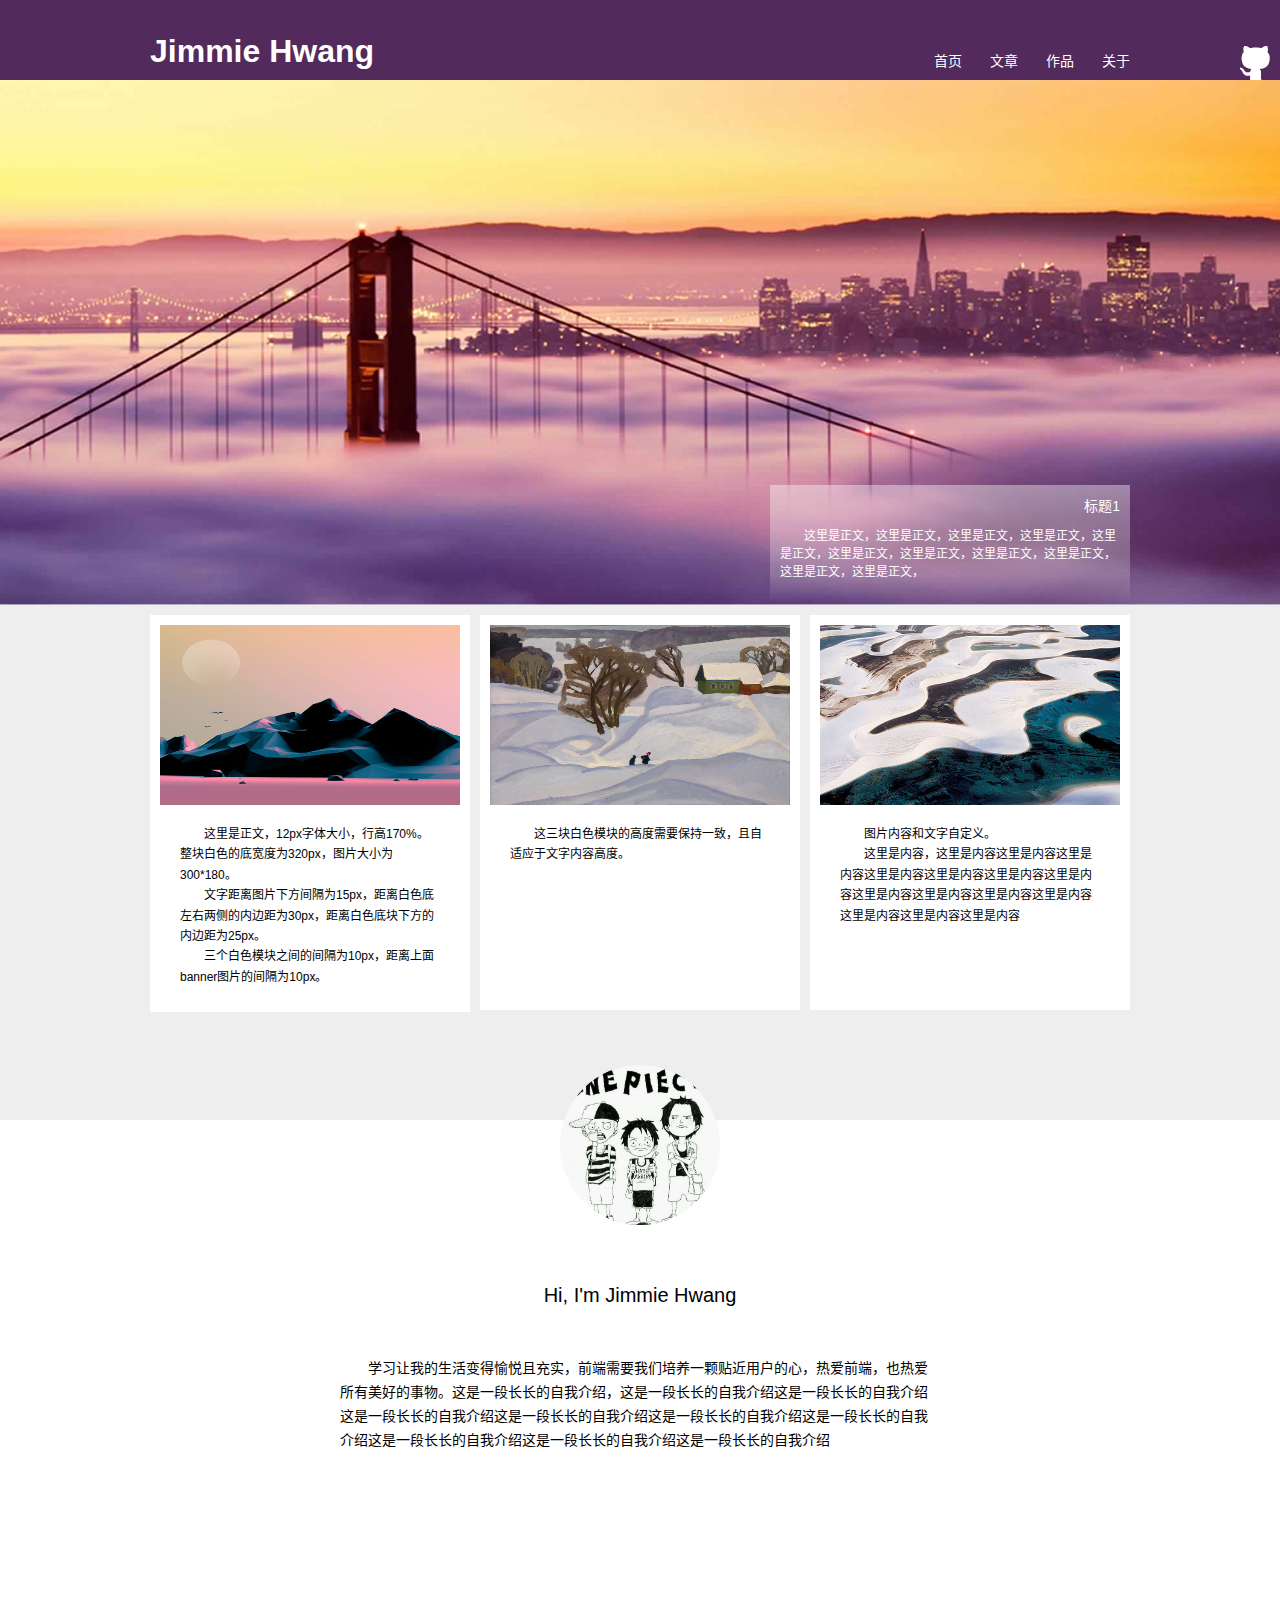
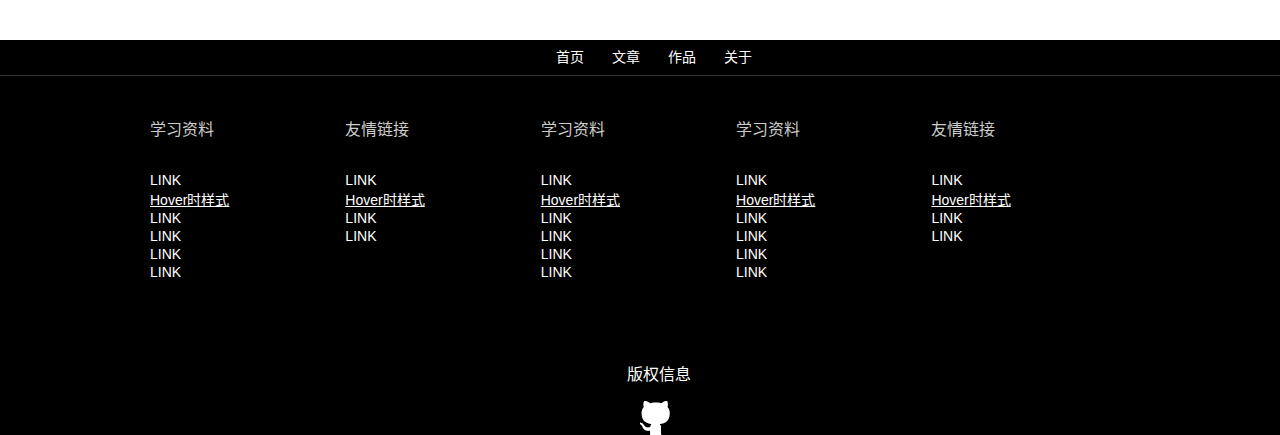
<file: spring/task0001/index.html>
<!--
/**
 * task0001综合任务之首页
 *
 * @author Jimmie Hwang
 * @create 2016/4/15
 * @update 2016/4/19
 */
-->

<!DOCTYPE html>
<html lang="zh-CN">
<head>
  <meta charset="UTF-8">
  <title>task0001综合练习</title>
  <link rel="stylesheet" href="css/style.css">
</head>
<body>

  <article id="home">

    <header>
      <div class="mid">
        <h1>Jimmie Hwang</h1>
        <nav>
          <a href="index.html">首页</a>
          <a href="blog.html">文章</a>
          <a href="gallery.html">作品</a>
          <a href="about.html">关于</a>
        </nav>
      </div>
      <a class="github" href="https://github.com/jimmiehwang">
        <img src="img/icon-github.png" alt="github链接">
      </a>
    </header><!-- header end -->

    <div class="banner">
      <div class="mid">
        <div class="content">
          <h2>标题1</h2>
          <p>这里是正文，这里是正文，这里是正文，这里是正文，这里是正文，这里是正文，这里是正文，这里是正文，这里是正文，这里是正文，这里是正文，</p>
        </div>
      </div>
    </div><!-- banner end -->

    <div class="mid">
      <div class="contain fl">
        <div class="txt fl">
          <img src="img/text1.jpg" alt="text1">
          <p>这里是正文，12px字体大小，行高170%。整块白色的底宽度为320px，图片大小为300*180。</p>
          <p>文字距离图片下方间隔为15px，距离白色底左右两侧的内边距为30px，距离白色底块下方的内边距为25px。</p>
          <p>三个白色模块之间的间隔为10px，距离上面banner图片的间隔为10px。</p>
        </div>
        <div class="txt fl">
          <img src="img/text2.jpg" alt="text2">
          <p>这三块白色模块的高度需要保持一致，且自适应于文字内容高度。</p>
        </div>
        <div class="txt fl mar-r">
          <img src="img/text3.jpg" alt="text3">
          <p>图片内容和文字自定义。</p>
          <p>这里是内容，这里是内容这里是内容这里是内容这里是内容这里是内容这里是内容这里是内容这里是内容这里是内容这里是内容这里是内容这里是内容这里是内容这里是内容</p>
        </div>
      </div>
    </div><!-- contain end -->

    <div class="introduce fl">
      <img class="head" src="img/head.jpg" alt="">
      <h2>Hi, I'm Jimmie Hwang</h2>
      <p>学习让我的生活变得愉悦且充实，前端需要我们培养一颗贴近用户的心，热爱前端，也热爱所有美好的事物。这是一段长长的自我介绍，这是一段长长的自我介绍这是一段长长的自我介绍这是一段长长的自我介绍这是一段长长的自我介绍这是一段长长的自我介绍这是一段长长的自我介绍这是一段长长的自我介绍这是一段长长的自我介绍这是一段长长的自我介绍</p>
    </div><!-- introduce end -->

    <footer class="fl">
      <nav>
        <a href="">首页</a>
        <a href="">文章</a>
        <a href="">作品</a>
        <a href="">关于</a>
      </nav>
      <div class="mid">
        <dl>
          <dt>学习资料</dt>
          <dd><a href="">LINK</a></dd>
          <dd><a class="under" href="">Hover时样式</a></dd>
          <dd><a href="">LINK</a></dd>
          <dd><a href="">LINK</a></dd>
          <dd><a href="">LINK</a></dd>
          <dd><a href="">LINK</a></dd>
        </dl>

        <dl>
          <dt>友情链接</dt>
          <dd><a href="">LINK</a></dd>
          <dd><a class="under" href="">Hover时样式</a></dd>
          <dd><a href="">LINK</a></dd>
          <dd><a href="">LINK</a></dd>
        </dl>

        <dl>
          <dt>学习资料</dt>
          <dd><a href="">LINK</a></dd>
          <dd><a class="under" href="">Hover时样式</a></dd>
          <dd><a href="">LINK</a></dd>
          <dd><a href="">LINK</a></dd>
          <dd><a href="">LINK</a></dd>
          <dd><a href="">LINK</a></dd>
        </dl>

        <dl>
          <dt>学习资料</dt>
          <dd><a href="">LINK</a></dd>
          <dd><a class="under" href="">Hover时样式</a></dd>
          <dd><a href="">LINK</a></dd>
          <dd><a href="">LINK</a></dd>
          <dd><a href="">LINK</a></dd>
          <dd><a href="">LINK</a></dd>
        </dl>

        <dl>
          <dt>友情链接</dt>
          <dd><a href="">LINK</a></dd>
          <dd><a class="under" href="">Hover时样式</a></dd>
          <dd><a href="">LINK</a></dd>
          <dd><a href="">LINK</a></dd>
        </dl>
      </div><!-- mid end -->

      <p>版权信息</p>

      <a href="https://github.com/jimmiehwang">
        <img src="img/icon-github.png" alt="github">
      </a>
    </footer><!-- footer end -->

  </article>
</body>
</html>
</file>
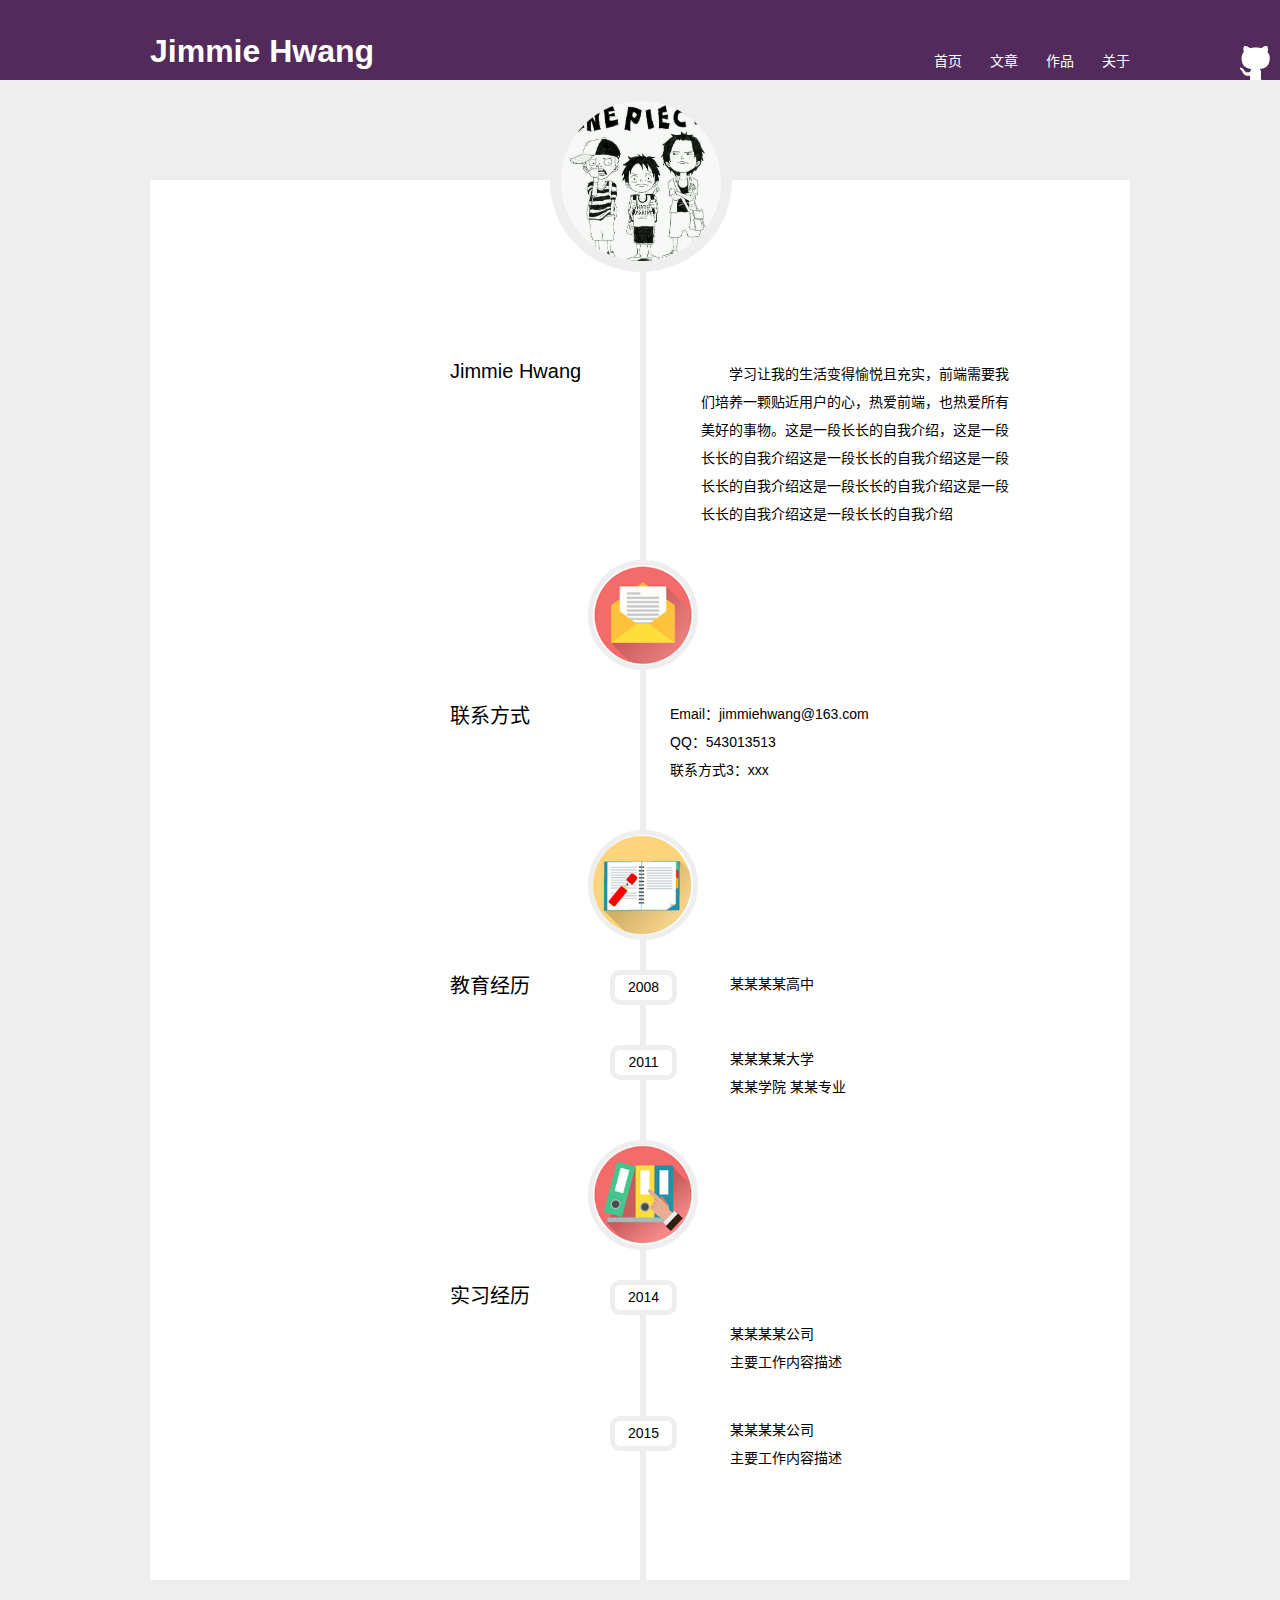
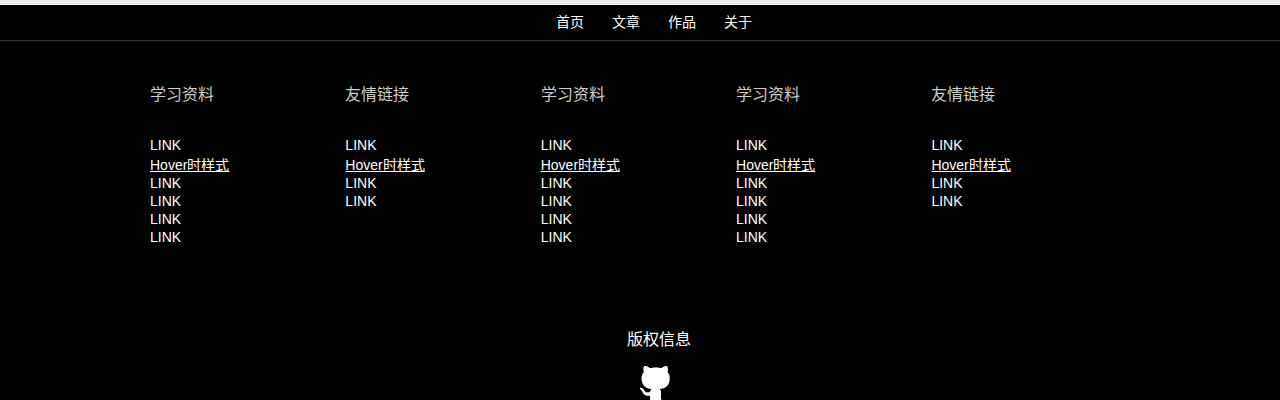
<file: spring/task0001/about.html>
<!--
/**
 * task0001综合任务之about
 *
 * @author Jimmie Hwang
 * @create 2016/4/20
 *
 */
-->

<!DOCTYPE html>
<html lang="zh-CN">
<head>
  <meta charset="UTF-8">
  <title>About</title>
  <link rel="stylesheet" href="css/style.css">
</head>
<body>
  <article id="about">
    <header>
      <div class="mid">
        <h1>Jimmie Hwang</h1>
        <nav>
          <a href="index.html">首页</a>
          <a href="blog.html">文章</a>
          <a href="gallery.html">作品</a>
          <a href="about.html">关于</a>
        </nav>
      </div>
      <a class="github" href="https://github.com/jimmiehwang">
        <img src="img/icon-github.png" alt="github链接">
      </a>
    </header><!-- header end -->

    <div class="mid">
      <div class="wrap">
        <div class="axle cen"></div>
        <img class="head cen" src="img/head.jpg" alt="head">
        <div class="txt">
          <div class="name">
            <p class="fl big">Jimmie Hwang</p>
            <p class="fl right">学习让我的生活变得愉悦且充实，前端需要我们培养一颗贴近用户的心，热爱前端，也热爱所有美好的事物。这是一段长长的自我介绍，这是一段长长的自我介绍这是一段长长的自我介绍这是一段长长的自我介绍这是一段长长的自我介绍这是一段长长的自我介绍这是一段长长的自我介绍</p>
          </div>
          <div class="contact">
            <img src="img/contact.jpg" alt="联系">
            <p class="fl big">联系方式</p>
            <p class="fl right">
              Email：jimmiehwang@163.com <br>
              QQ：543013513 <br>
              联系方式3：xxx
            </p>
          </div>
          <div class="education">
            <img src="img/education.jpg" alt="教育经历">
            <p class="fl big">教育经历</p>
            <div class="fl year">2008</div>
            <p class="fl right">某某某某高中</p>
            <div class="fl year next clear">2011</div>
            <p class="fl next right ">某某某某大学<br>某某学院 某某专业</p>
          </div>
          <div class="practice">
            <img src="img/practice.jpg" alt="实习经历">
            <p class="fl big">实习经历</p>
            <div class="fl year">2014</div>
            <p class="fl next right ">某某某某公司<br>主要工作内容描述</p>
            <div class="fl year next clear">2015</div>
            <p class="fl next right ">某某某某公司<br>主要工作内容描述</p>
          </div>
        </div><!-- txt end -->
      </div><!-- wrap end -->
    </div><!-- mid end -->

    <footer class="fl">
      <nav>
        <a href="">首页</a>
        <a href="">文章</a>
        <a href="">作品</a>
        <a href="">关于</a>
      </nav>
      <div class="mid">
        <dl>
          <dt>学习资料</dt>
          <dd><a href="">LINK</a></dd>
          <dd><a class="under" href="">Hover时样式</a></dd>
          <dd><a href="">LINK</a></dd>
          <dd><a href="">LINK</a></dd>
          <dd><a href="">LINK</a></dd>
          <dd><a href="">LINK</a></dd>
        </dl>

        <dl>
          <dt>友情链接</dt>
          <dd><a href="">LINK</a></dd>
          <dd><a class="under" href="">Hover时样式</a></dd>
          <dd><a href="">LINK</a></dd>
          <dd><a href="">LINK</a></dd>
        </dl>

        <dl>
          <dt>学习资料</dt>
          <dd><a href="">LINK</a></dd>
          <dd><a class="under" href="">Hover时样式</a></dd>
          <dd><a href="">LINK</a></dd>
          <dd><a href="">LINK</a></dd>
          <dd><a href="">LINK</a></dd>
          <dd><a href="">LINK</a></dd>
        </dl>

        <dl>
          <dt>学习资料</dt>
          <dd><a href="">LINK</a></dd>
          <dd><a class="under" href="">Hover时样式</a></dd>
          <dd><a href="">LINK</a></dd>
          <dd><a href="">LINK</a></dd>
          <dd><a href="">LINK</a></dd>
          <dd><a href="">LINK</a></dd>
        </dl>

        <dl>
          <dt>友情链接</dt>
          <dd><a href="">LINK</a></dd>
          <dd><a class="under" href="">Hover时样式</a></dd>
          <dd><a href="">LINK</a></dd>
          <dd><a href="">LINK</a></dd>
        </dl>
      </div><!-- mid end -->

      <p>版权信息</p>

      <a href="https://github.com/jimmiehwang">
        <img src="img/icon-github.png" alt="github">
      </a>
    </footer><!-- footer end -->


  </article>
</body>
</html>
</file>
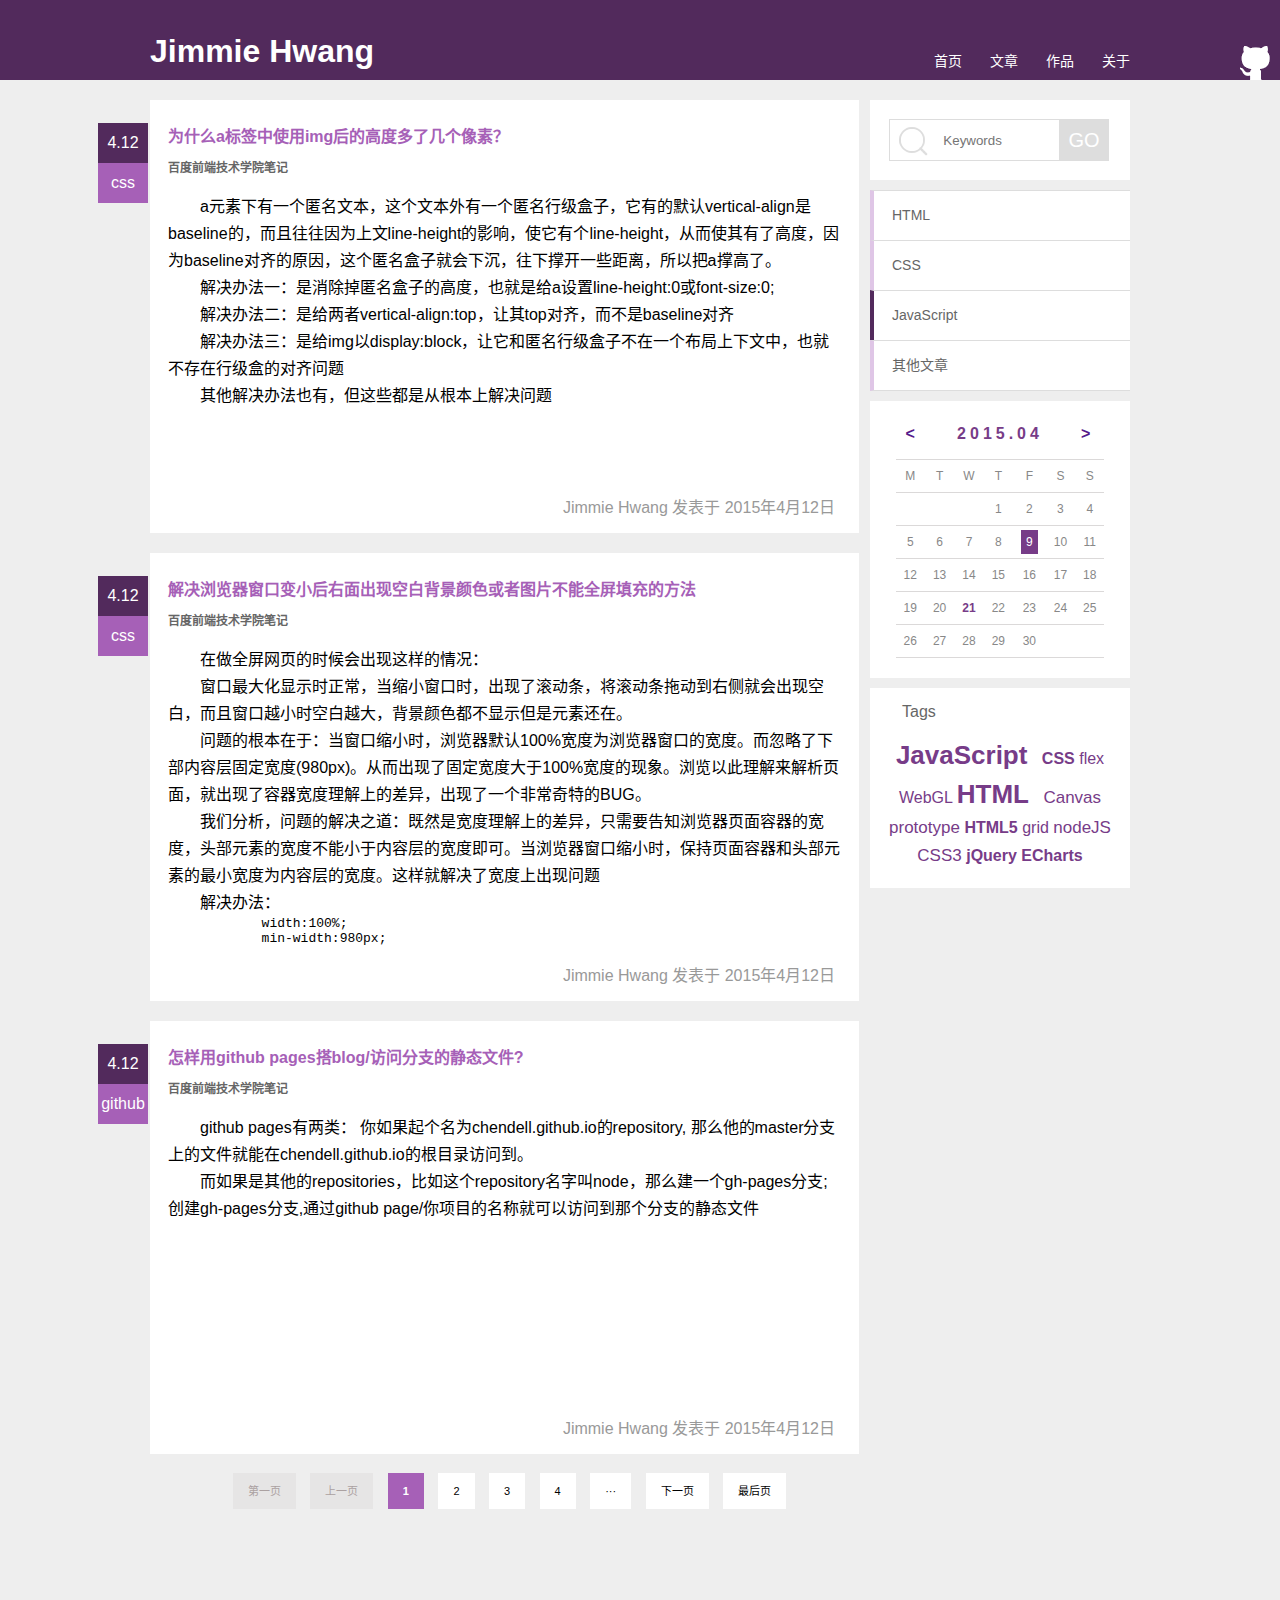
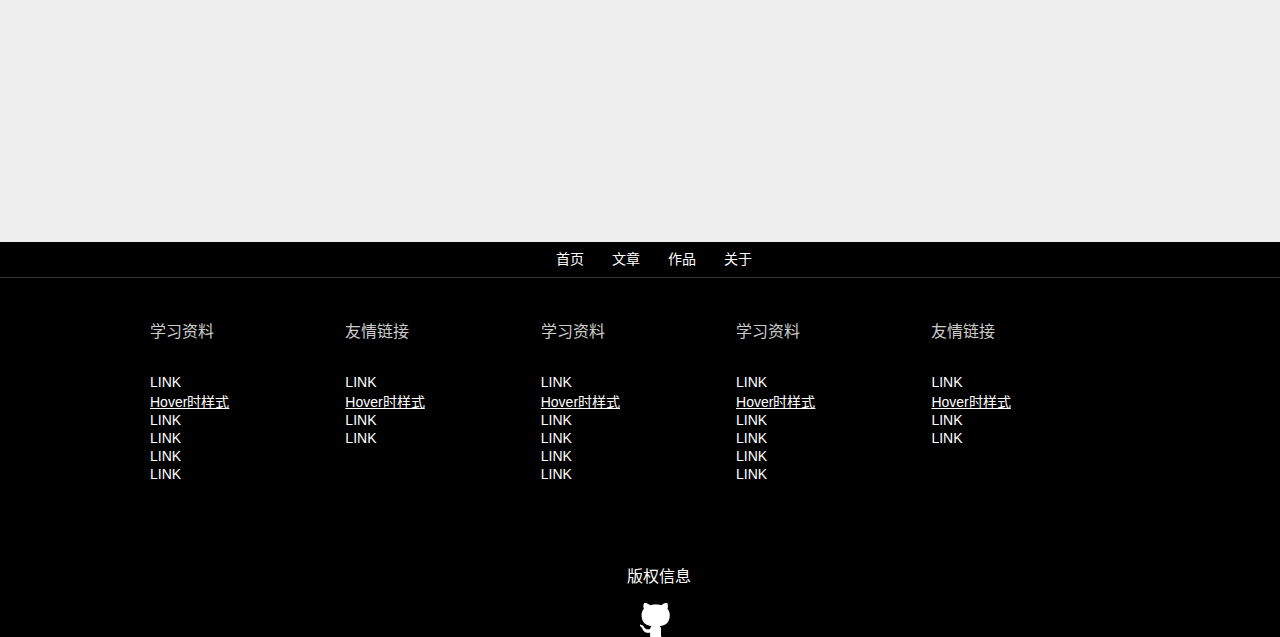
<file: spring/task0001/blog.html>
<!--
/**
 * task0001综合任务之blog页面
 *
 * @author Jimmie Hwang
 * @create 2016/4/15
 * @update 2016/4/19
 */
-->

<!DOCTYPE html>
<html lang="zh-CN">
<head>
  <meta charset="UTF-8">
  <title>Blog</title>
  <link rel="stylesheet" href="css/style.css">
</head>
<body>
  <article id="blog">
    <header>
      <div class="mid">
        <h1>Jimmie Hwang</h1>
        <nav>
          <a href="index.html">首页</a>
          <a href="blog.html">文章</a>
          <a href="gallery.html">作品</a>
          <a href="about.html">关于</a>
        </nav>
      </div>
      <a class="github" href="https://github.com/jimmiehwang">
        <img src="img/icon-github.png" alt="github链接">
      </a>
    </header><!-- header end -->

    <div class="mid">
      <div class="left fl">
        <div class="post">
          <div class="piece">
            <p class="date">4.12</p>
            <p class="type">css</p>
          </div>
          <h2>为什么a标签中使用img后的高度多了几个像素？</h2>
          <h3>百度前端技术学院笔记</h3>
          <p>a元素下有一个匿名文本，这个文本外有一个匿名行级盒子，它有的默认vertical-align是baseline的，而且往往因为上文line-height的影响，使它有个line-height，从而使其有了高度，因为baseline对齐的原因，这个匿名盒子就会下沉，往下撑开一些距离，所以把a撑高了。</p>
          <p>解决办法一：是消除掉匿名盒子的高度，也就是给a设置line-height:0或font-size:0;</p>
          <p>解决办法二：是给两者vertical-align:top，让其top对齐，而不是baseline对齐</p>
          <p>解决办法三：是给img以display:block，让它和匿名行级盒子不在一个布局上下文中，也就不存在行级盒的对齐问题</p>
          <p>其他解决办法也有，但这些都是从根本上解决问题</p>
          <span>Jimmie Hwang 发表于 2015年4月12日</span>
        </div>

        <div class="post">
          <div class="piece">
            <p class="date">4.12</p>
            <p class="type">css</p>
          </div>
          <h2>解决浏览器窗口变小后右面出现空白背景颜色或者图片不能全屏填充的方法</h2>
          <h3>百度前端技术学院笔记</h3>
          <p>在做全屏网页的时候会出现这样的情况：</p>
          <p>窗口最大化显示时正常，当缩小窗口时，出现了滚动条，将滚动条拖动到右侧就会出现空白，而且窗口越小时空白越大，背景颜色都不显示但是元素还在。</p>
          <p>问题的根本在于：当窗口缩小时，浏览器默认100%宽度为浏览器窗口的宽度。而忽略了下部内容层固定宽度(980px)。从而出现了固定宽度大于100%宽度的现象。浏览以此理解来解析页面，就出现了容器宽度理解上的差异，出现了一个非常奇特的BUG。</p>
          <p>我们分析，问题的解决之道：既然是宽度理解上的差异，只需要告知浏览器页面容器的宽度，头部元素的宽度不能小于内容层的宽度即可。当浏览器窗口缩小时，保持页面容器和头部元素的最小宽度为内容层的宽度。这样就解决了宽度上出现问题</p>
          <p>解决办法：</p>
          <pre>
            width:100%;
            min-width:980px;
          </pre>
          <span>Jimmie Hwang 发表于 2015年4月12日</span>
        </div>

        <div class="post">
          <div class="piece">
            <p class="date">4.12</p>
            <p class="type">github</p>
          </div>
          <h2>怎样用github pages搭blog/访问分支的静态文件?</h2>
          <h3>百度前端技术学院笔记</h3>
          <p>github pages有两类： 你如果起个名为chendell.github.io的repository, 那么他的master分支上的文件就能在chendell.github.io的根目录访问到。</p>
          <p>而如果是其他的repositories，比如这个repository名字叫node，那么建一个gh-pages分支;创建gh-pages分支,通过github page/你项目的名称就可以访问到那个分支的静态文件</p>
          <span>Jimmie Hwang 发表于 2015年4月12日</span>
        </div>

        <nav>
          <a class="disable">第一页</a>
          <a class="disable">上一页</a>
          <a class="sel" href="">1</a>
          <a href="">2</a>
          <a href="">3</a>
          <a href="">4</a>
          <a href="">···</a>
          <a href="">下一页</a>
          <a href="">最后页</a>
        </nav>
      </div><!-- left end -->

      <div class="right fr">
        <div class="search">
          <form action="" method="get">
            <input type="text" placeholder="Keywords"><button>GO</button>
          </form>
        </div>

        <div class="classify">
          <a href="">HTML</a>
          <a href="">CSS</a>
          <a href="">JavaScript</a>
          <a href="">其他文章</a>
        </div>

        <div class="calendar">
          <table>
            <caption><span class="fl"><a href="">&lt;</a></span>2015.04 <span class="fr"><a href="">&gt;</a></span></caption>
            <tbody>
              <thead>
                <tr>
                  <td>M</td>
                  <td>T</td>
                  <td>W</td>
                  <td>T</td>
                  <td>F</td>
                  <td>S</td>
                  <td>S</td>
                </tr>
              </thead>
              <tr>
                <td></td>
                <td></td>
                <td></td>
                <td>1</td>
                <td>2</td>
                <td>3</td>
                <td>4</td>
              </tr>
              <tr>
                <td>5</td>
                <td>6</td>
                <td>7</td>
                <td>8</td>
                <td class="occur"><span>9</span></td>
                <td>10</td>
                <td>11</td>
              </tr>
              <tr>
                <td>12</td>
                <td>13</td>
                <td>14</td>
                <td>15</td>
                <td>16</td>
                <td>17</td>
                <td>18</td>
              </tr>
              <tr>
                <td>19</td>
                <td>20</td>
                <td class="pre">21</td>
                <td>22</td>
                <td>23</td>
                <td>24</td>
                <td>25</td>
              </tr>
              <tr>
                <td>26</td>
                <td>27</td>
                <td>28</td>
                <td>29</td>
                <td>30</td>
                <td></td>
                <td></td>
              </tr>
            </tbody>
          </table>
        </div>

        <div class="tag">
          <h3>Tags</h3>
          <p>
            <span class="big">JavaScript</span>
            <span class="medium">CSS</span>
            <span>flex</span>
          </p>
          <p>
            <span>WebGL</span>
            <span class="big">HTML</span>
            <span class="incre">Canvas</span>
          </p>
          <p>
            <span class="incre">prototype</span>
            <span class="medium">HTML5</span>
            <span>grid</span>
            <span class="incre">nodeJS</span>
          </p>
          <p>
            <span class="incre">CSS3</span>
            <span class="medium">jQuery</span>
            <span class="medium">ECharts</span>
          </p>
        </div>
      </div><!-- right end -->
    </div><!-- mid end -->

    <footer class="fl">
      <nav>
        <a href="">首页</a>
        <a href="">文章</a>
        <a href="">作品</a>
        <a href="">关于</a>
      </nav>
      <div class="mid">
        <dl>
          <dt>学习资料</dt>
          <dd><a href="">LINK</a></dd>
          <dd><a class="under" href="">Hover时样式</a></dd>
          <dd><a href="">LINK</a></dd>
          <dd><a href="">LINK</a></dd>
          <dd><a href="">LINK</a></dd>
          <dd><a href="">LINK</a></dd>
        </dl>

        <dl>
          <dt>友情链接</dt>
          <dd><a href="">LINK</a></dd>
          <dd><a class="under" href="">Hover时样式</a></dd>
          <dd><a href="">LINK</a></dd>
          <dd><a href="">LINK</a></dd>
        </dl>

        <dl>
          <dt>学习资料</dt>
          <dd><a href="">LINK</a></dd>
          <dd><a class="under" href="">Hover时样式</a></dd>
          <dd><a href="">LINK</a></dd>
          <dd><a href="">LINK</a></dd>
          <dd><a href="">LINK</a></dd>
          <dd><a href="">LINK</a></dd>
        </dl>

        <dl>
          <dt>学习资料</dt>
          <dd><a href="">LINK</a></dd>
          <dd><a class="under" href="">Hover时样式</a></dd>
          <dd><a href="">LINK</a></dd>
          <dd><a href="">LINK</a></dd>
          <dd><a href="">LINK</a></dd>
          <dd><a href="">LINK</a></dd>
        </dl>

        <dl>
          <dt>友情链接</dt>
          <dd><a href="">LINK</a></dd>
          <dd><a class="under" href="">Hover时样式</a></dd>
          <dd><a href="">LINK</a></dd>
          <dd><a href="">LINK</a></dd>
        </dl>
      </div><!-- mid end -->

      <p>版权信息</p>

      <a href="https://github.com/jimmiehwang">
        <img src="img/icon-github.png" alt="github">
      </a>
    </footer><!-- footer end -->


  </article>
</body>
</html>
</file>
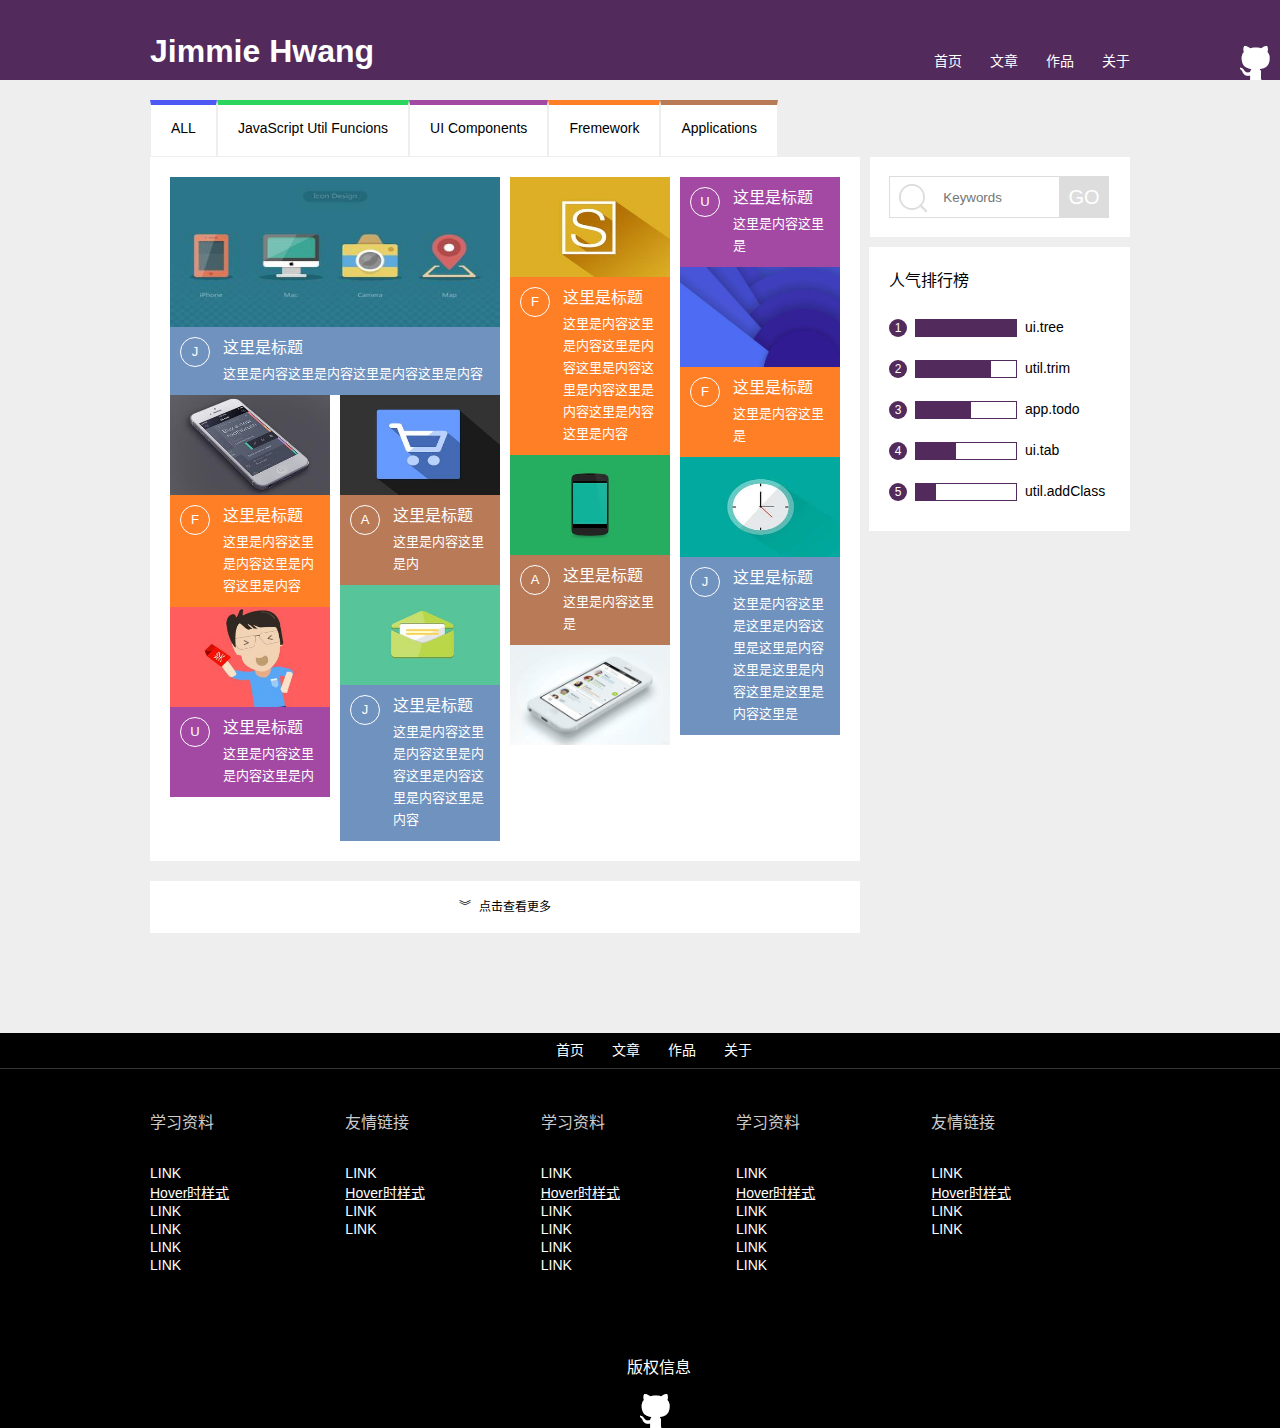
<file: spring/task0001/gallery.html>
<!--
/**
 * task0001综合任务之gallery
 *
 * @author Jimmie Hwang
 * @create 2016/4/20
 *
 */
-->

<!DOCTYPE html>
<html lang="zh-CN">
<head>
  <meta charset="UTF-8">
  <title>Gallery</title>
  <link rel="stylesheet" href="css/style.css">
</head>
<body>
  <article id="gallery">
    <header>
      <div class="mid">
        <h1>Jimmie Hwang</h1>
        <nav>
          <a href="index.html">首页</a>
          <a href="blog.html">文章</a>
          <a href="gallery.html">作品</a>
          <a href="about.html">关于</a>
        </nav>
      </div>
      <a class="github" href="https://github.com/jimmiehwang">
        <img src="img/icon-github.png" alt="github链接">
      </a>
    </header><!-- header end -->

    <div class="mid">
      <div class="left fl">
        <nav>
          <a href="">ALL</a>
          <a href="">JavaScript Util Funcions</a>
          <a href="">UI Components</a>
          <a href="">Fremework</a>
          <a href="">Applications</a>
        </nav>
        <div class="falls fl">
          <div class="water fl">
            <div class="big-card">
              <img class="fl" src="img/flat1.jpg" alt="flat1">
              <div class="content fl" j>
                <div class="letter fl">J</div>
                <div class="info">
                  <h2 class="">这里是标题</h2>
                  <p class="">这里是内容这里是内容这里是内容这里是内容</p>
                </div>
              </div>
            </div>
            <div class="columns fl">
              <div class="card">
                <img class="fl" src="img/flat2.jpg" alt="flat2">
                <div class="content fl" f>
                  <div class="letter fl">F</div>
                  <div class="info">
                    <h2 class="">这里是标题</h2>
                    <p class="">这里是内容这里是内容这里是内容这里是内容</p>
                  </div>
                </div>
              </div>
              <div class="card">
                <img class="fl" src="img/flat3.jpg" alt="flat3">
                <div class="content fl" u>
                  <div class="letter fl">U</div>
                  <div class="info">
                    <h2 class="">这里是标题</h2>
                    <p class="">这里是内容这里是内容这里是内</p>
                  </div>
                </div>
              </div>
              <div class="card">
                <img class="fl" src="img/flat4.jpg" alt="flat4">
                <div class="content fl" a>
                  <div class="letter fl">A</div>
                  <div class="info">
                    <h2 class="">这里是标题</h2>
                    <p class="">这里是内容这里是内</p>
                  </div>
                </div>
              </div>
              <div class="card">
                <img class="fl" src="img/flat5.jpg" alt="flat5">
                <div class="content fl" j>
                  <div class="letter fl">J</div>
                  <div class="info">
                    <h2 class="">这里是标题</h2>
                    <p class="">这里是内容这里是内容这里是内容这里是内容这里是内容这里是内容</p>
                  </div>
                </div>
              </div>
            </div>
          </div><!-- water fl end -->

          <div class="water fr columns">
            <div class="card">
              <img class="fl" src="img/flat6.jpg" alt="flat6">
              <div class="content fl" f>
                <div class="letter fl">F</div>
                <div class="info">
                  <h2 class="">这里是标题</h2>
                  <p class="">这里是内容这里是内容这里是内容这里是内容这里是内容这里是内容这里是内容这里是内容</p>
                </div>
              </div>
            </div>
            <div class="card">
              <img class="fl" src="img/flat7.jpg" alt="flat7">
              <div class="content fl" a>
                <div class="letter fl">A</div>
                <div class="info">
                  <h2 class="">这里是标题</h2>
                  <p class="">这里是内容这里是</p>
                </div>
              </div>
            </div>
            <div class="card">
              <img class="fl" src="img/flat8.jpg" alt="flat8">
              <div class="content fl" u>
                <div class="letter fl">U</div>
                <div class="info">
                  <h2 class="">这里是标题</h2>
                  <p class="">这里是内容这里是</p>
                </div>
              </div>
            </div>
            <div class="card">
              <img class="fl" src="img/flat9.jpg" alt="flat9">
              <div class="content fl" f>
                <div class="letter fl">F</div>
                <div class="info">
                  <h2 class="">这里是标题</h2>
                  <p class="">这里是内容这里是</p>
                </div>
              </div>
            </div>
            <div class="card">
              <img class="fl" src="img/flat10.jpg" alt="flat10.">
              <div class="content fl" j>
                <div class="letter fl">J</div>
                <div class="info">
                  <h2 class="">这里是标题</h2>
                  <p class="">这里是内容这里是这里是内容这里是这里是内容这里是这里是内容这里是这里是内容这里是</p>
                </div>
              </div>
            </div>
          </div><!-- water fr columns end -->
        </div>
        <div class="more">
          <a href=""><span>︾</span>点击查看更多</a>
        </div>
      </div><!-- left end -->

      <div class="right fr">
        <div class="search fr">
          <form action="" method="get">
            <input type="text" placeholder="Keywords"><button>GO</button>
          </form>
        </div>
        <div class="rank fr">
          <h3>人气排行榜</h3>
          <ul>
            <li><span class="num">1</span><span class="bar"><span class="rank-scale" style="width:100%"></span></span>ui.tree</li>
            <li><span class="num">2</span><span class="bar"><span class="rank-scale" style="width: 75%"></span></span>util.trim</li>
            <li><span class="num">3</span><span class="bar"><span class="rank-scale" style="width: 55%"></span></span>app.todo</li>
            <li><span class="num">4</span><span class="bar"><span class="rank-scale" style="width: 40%"></span></span>ui.tab</li>
            <li><span class="num">5</span><span class="bar"><span class="rank-scale" style="width: 20%"></span></span>util.addClass</li>
          </ul>
        </div>
      </div><!-- right end -->
    </div>

    <footer class="fl">
      <nav>
        <a href="">首页</a>
        <a href="">文章</a>
        <a href="">作品</a>
        <a href="">关于</a>
      </nav>
      <div class="mid">
        <dl>
          <dt>学习资料</dt>
          <dd><a href="">LINK</a></dd>
          <dd><a class="under" href="">Hover时样式</a></dd>
          <dd><a href="">LINK</a></dd>
          <dd><a href="">LINK</a></dd>
          <dd><a href="">LINK</a></dd>
          <dd><a href="">LINK</a></dd>
        </dl>

        <dl>
          <dt>友情链接</dt>
          <dd><a href="">LINK</a></dd>
          <dd><a class="under" href="">Hover时样式</a></dd>
          <dd><a href="">LINK</a></dd>
          <dd><a href="">LINK</a></dd>
        </dl>

        <dl>
          <dt>学习资料</dt>
          <dd><a href="">LINK</a></dd>
          <dd><a class="under" href="">Hover时样式</a></dd>
          <dd><a href="">LINK</a></dd>
          <dd><a href="">LINK</a></dd>
          <dd><a href="">LINK</a></dd>
          <dd><a href="">LINK</a></dd>
        </dl>

        <dl>
          <dt>学习资料</dt>
          <dd><a href="">LINK</a></dd>
          <dd><a class="under" href="">Hover时样式</a></dd>
          <dd><a href="">LINK</a></dd>
          <dd><a href="">LINK</a></dd>
          <dd><a href="">LINK</a></dd>
          <dd><a href="">LINK</a></dd>
        </dl>

        <dl>
          <dt>友情链接</dt>
          <dd><a href="">LINK</a></dd>
          <dd><a class="under" href="">Hover时样式</a></dd>
          <dd><a href="">LINK</a></dd>
          <dd><a href="">LINK</a></dd>
        </dl>
      </div><!-- mid end -->

      <p>版权信息</p>

      <a href="https://github.com/jimmiehwang">
        <img src="img/icon-github.png" alt="github">
      </a>
    </footer><!-- footer end -->


  </article>
</body>
</html>
</file>
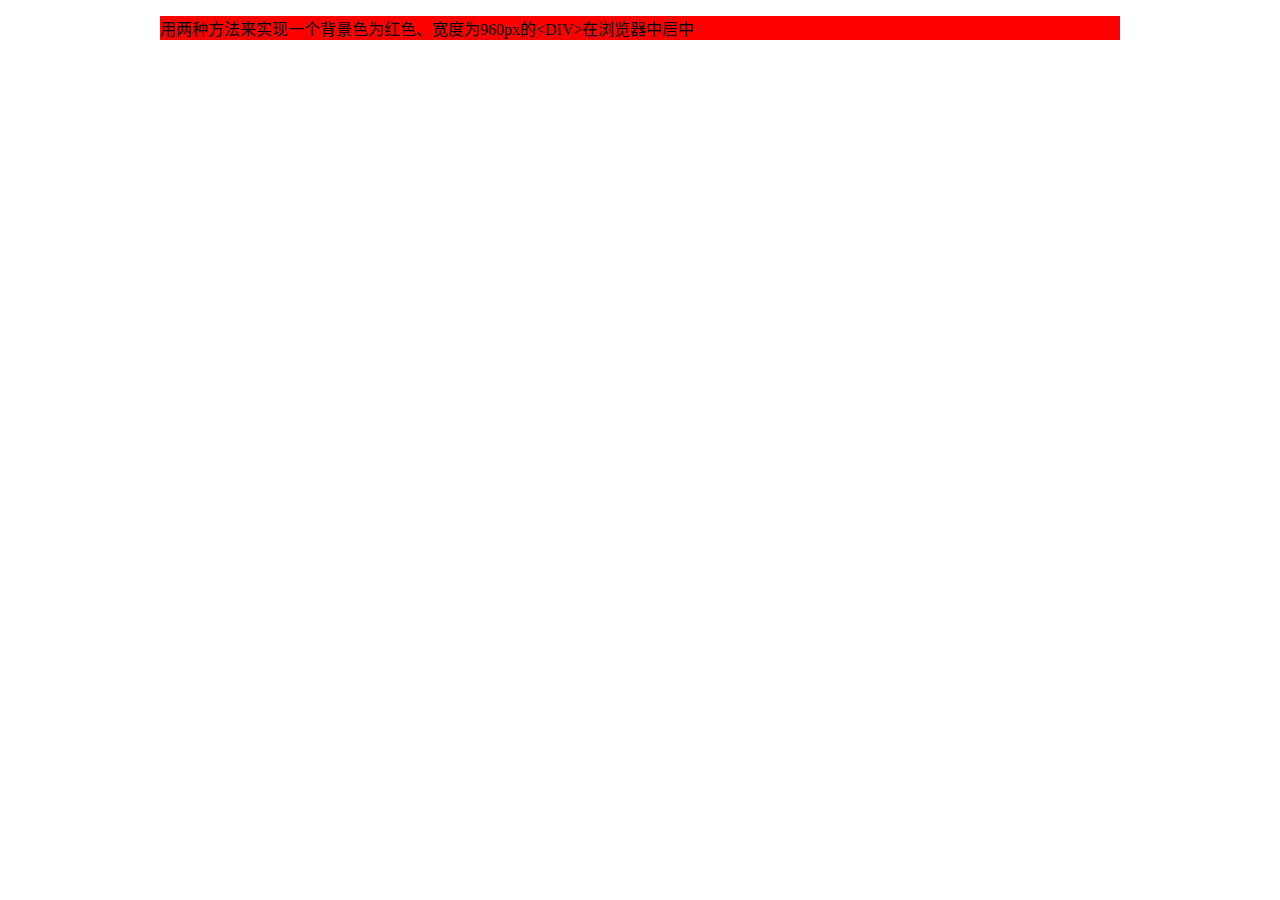
<file: spring/task0001/practice/task0001-6-1.html>
<!--
/**
 * task0001下的任务6.1
 *
 * 用两种方法来实现一个背景色为红色、宽度为960px的<DIV>在浏览器中居中(一列布局)
 *
 * @author Jimmie Hwang
 * @create 2016/4/13
 *
 */
-->
<!DOCTYPE html>
<html lang="zh-CN">
<head>
  <meta charset="UTF-8">
  <title>task0001-6-1</title>
  <link rel="stylesheet" href="task0001-6-1.css">
</head>
<body>
  <div>
    <p>用两种方法来实现一个背景色为红色、宽度为960px的&lt;DIV&gt;在浏览器中居中</p>
  </div>
</body>
</html>
</file>
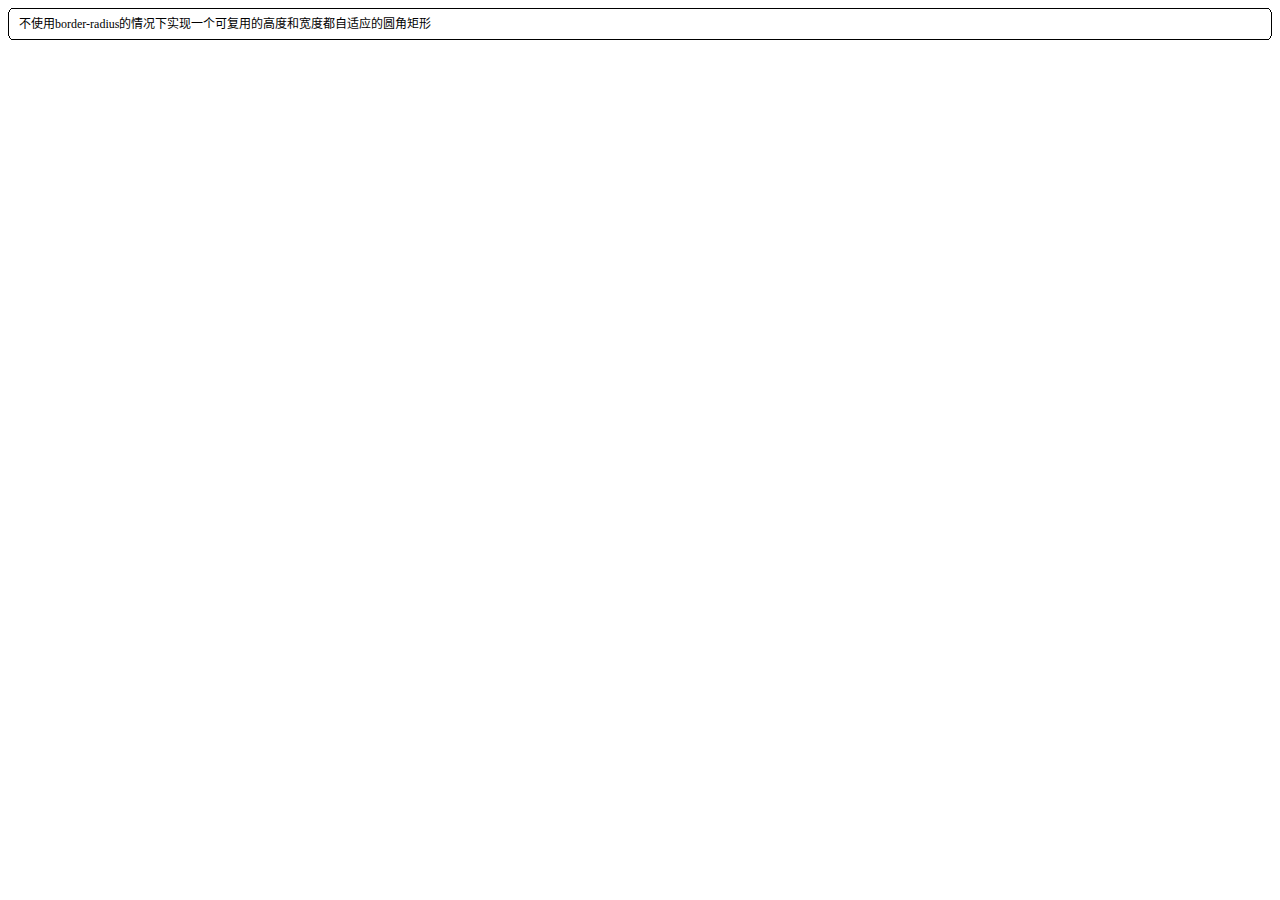
<file: spring/task0001/practice/task0001-6-2.html>
<!--
/**
 * task0001下的任务6.2
 *
 * 有的圆角矩形是复杂图案，无法直接用border-radius，请在不使用border-radius的情况下
 * 实现一个可复用的高度和宽度都自适应的圆角矩形
 *
 * @author Jimmie Hwang
 * @create 2016/4/13
 *
 */
-->
<!DOCTYPE html>
<html lang="zh-CN">
<head>
  <meta charset="UTF-8">
  <title>task0001-6-2</title>
  <link rel="stylesheet" href="task0001-6-2.css">
</head>
<body>

  <div class="bor">
    <div class="b1"></div>
    <div class="b2"></div>
    <div class="b3"></div>
    <div class="b4"></div>
  </div>

  <div class="mid">
    <p>不使用border-radius的情况下实现一个可复用的高度和宽度都自适应的圆角矩形</p>
  </div>

  <div class="bor">
    <div class="b4"></div>
    <div class="b3"></div>
    <div class="b2"></div>
    <div class="b1"></div>
  </div>


</body>
</html>
</file>
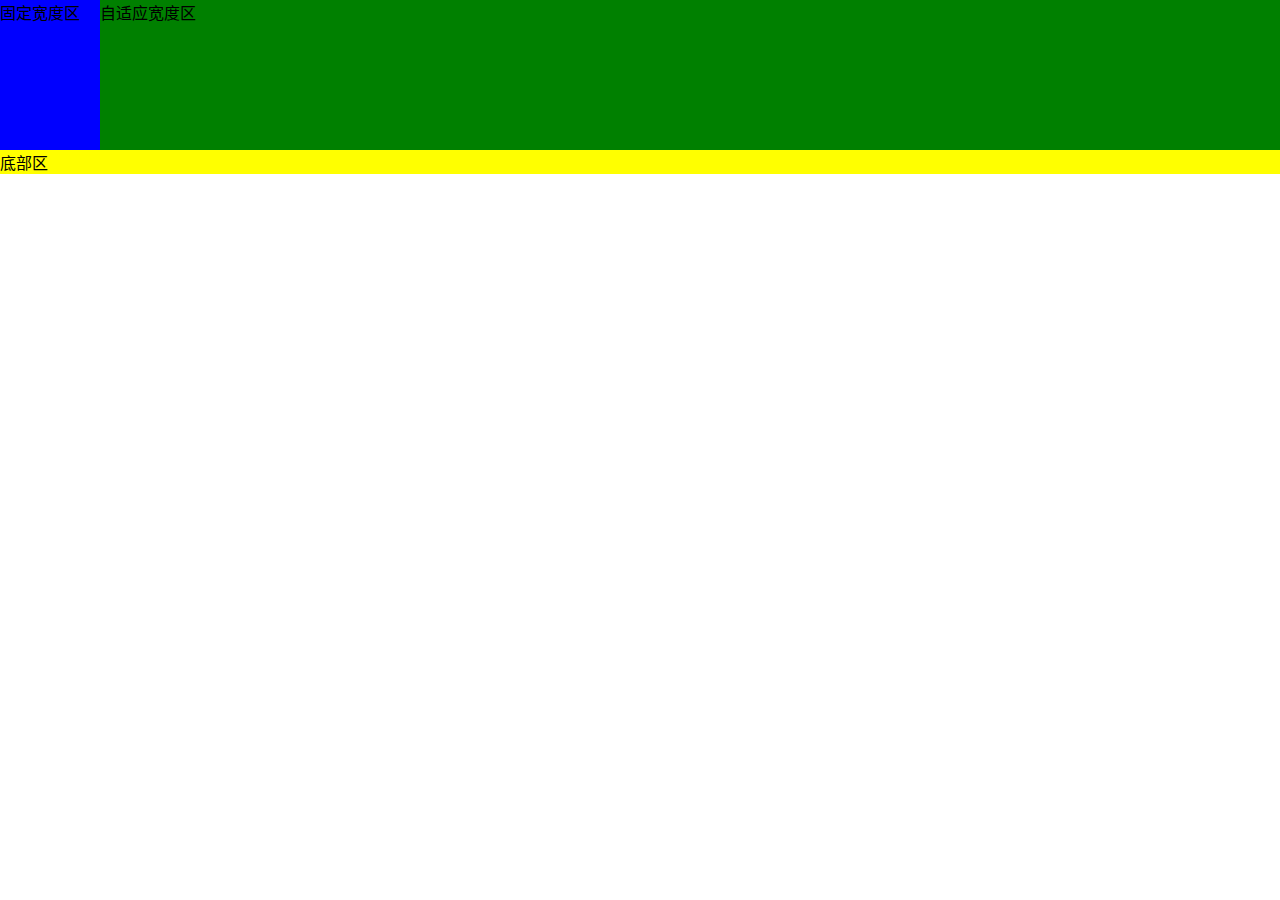
<file: spring/task0001/practice/task0001-6-3.html>
<!--
/**
 * task0001下的任务6.3
 *
 * 用两种不同的方法来实现一个两列布局，其中左侧部分宽度固定、右侧部分
 * 宽度随浏览器宽度的变化而自适应变化（两列布局）
 *
 * @author Jimmie Hwang
 * @create 2016/4/13
 *
 */
-->
<!DOCTYPE html>
<html lang="zh-CN">
<head>
  <meta charset="UTF-8">
  <title>task0001-6-3</title>
  <link rel="stylesheet" href="task0001-6-3.css">
</head>
<body>
  <div class="left">固定宽度区</div>
  <div class="right">自适应宽度区</div>
  <div class="footer">底部区</div>

</body>
</html>
</file>
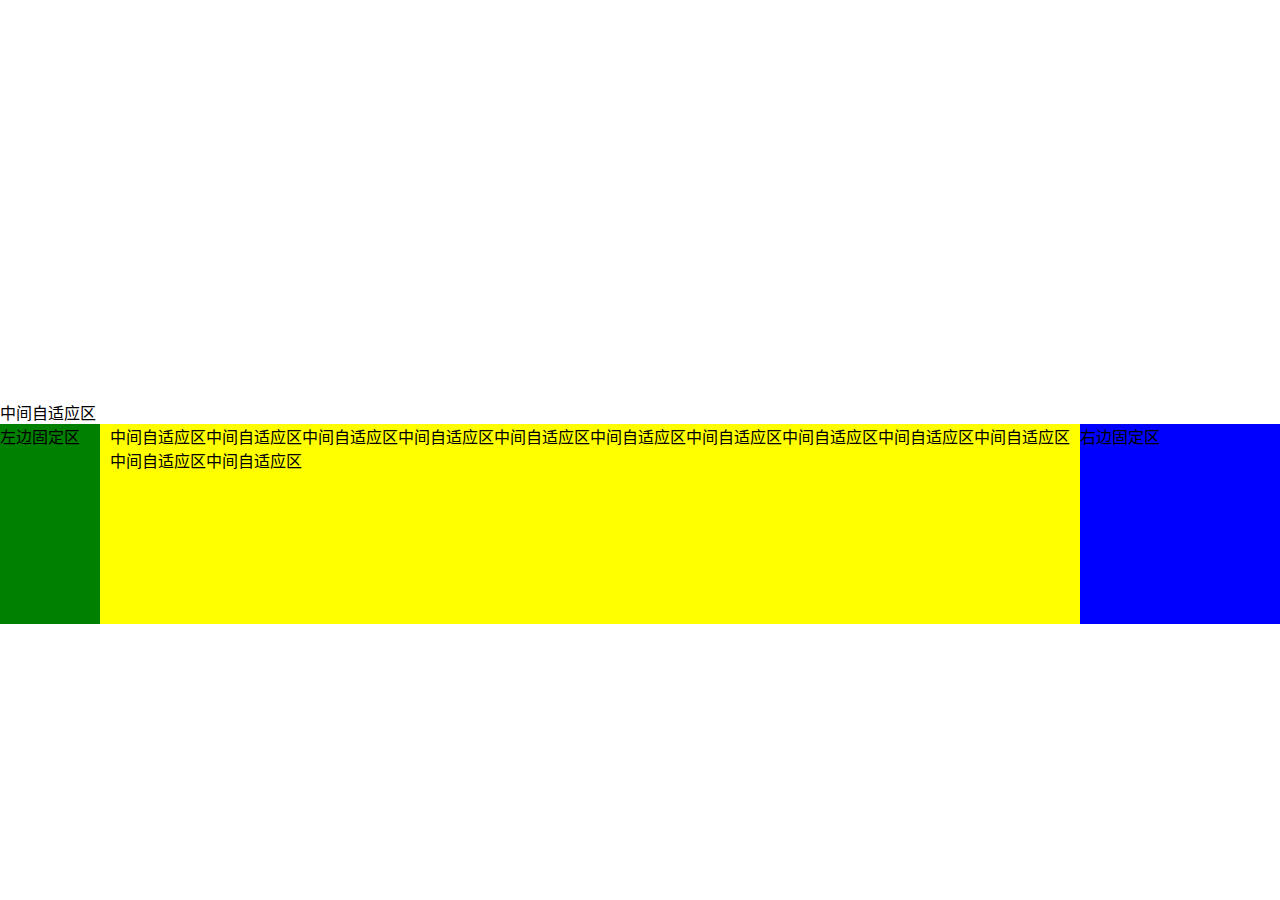
<file: spring/task0001/practice/task0001-6-4.html>
<!--
/**
 * task0001下的任务6.4
 *
 * 用两种不同的方式来实现一个三列布局，其中左侧和右侧的部分宽度固定，
 * 中间部分宽度随浏览器宽度的变化而自适应变化
 *
 *
 * @author Jimmie Hwang
 * @create 2016/4/13
 *
 */
-->
<!DOCTYPE html>
<html lang="zh-CN">
<head>
  <meta charset="UTF-8">
  <title>task0001-6-4</title>
  <link rel="stylesheet" href="task0001-6-4.css">
</head>
<body>

  <div class="left">左侧固定区</div>
 <div class="right">右侧固定区</div>
 <div class="mid">中间自适应区</div>


  <!-- 负边距方法 -->
  <div class="center fl">
    <div class="mid">中间自适应区中间自适应区中间自适应区中间自适应区中间自适应区中间自适应区中间自适应区中间自适应区中间自适应区中间自适应区中间自适应区中间自适应区</div>
  </div>
  <div class="left fl">左边固定区</div>
  <div class="right fl">右边固定区</div>

</body>
</html>
</file>
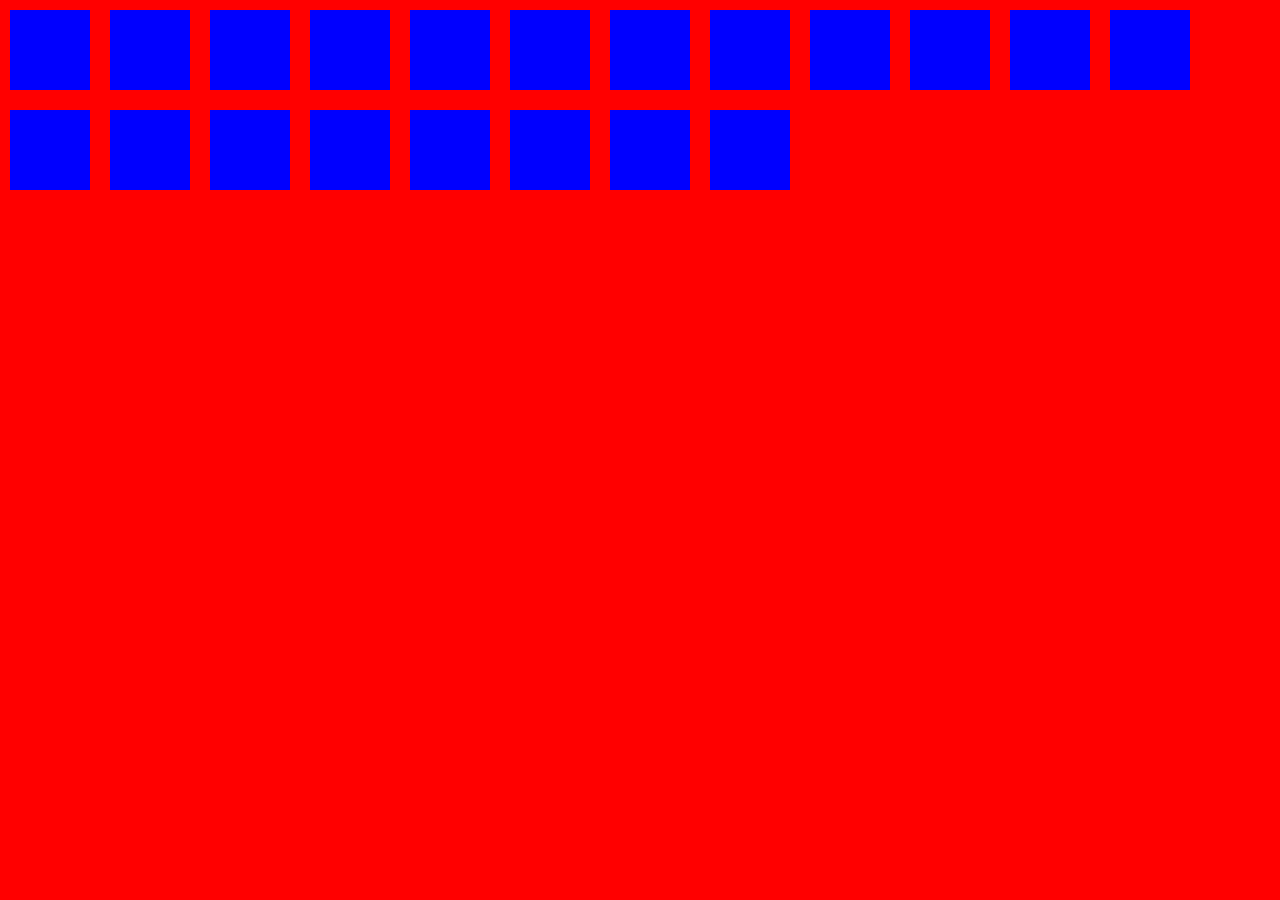
<file: spring/task0001/practice/task0001-6-5.html>
<!--
/**
 * task0001下的任务6.5
 *
 * 实现一个浮动布局，红色容器中每一行的蓝色容器数量随着浏览器宽度的变化而变化
 *
 *
 * @author Jimmie Hwang
 * @create 2016/4/15
 *
 */
-->
<!DOCTYPE html>
<html lang="zh-CN">
<head>
  <meta charset="UTF-8">
  <title>task0001-6-5</title>
  <link rel="stylesheet" href="task0001-6-5.css">
</head>
<body>
  <div></div>
  <div></div>
  <div></div>
  <div></div>
  <div></div>
  <div></div>
  <div></div>
  <div></div>
  <div></div>
  <div></div>
  <div></div>
  <div></div>
  <div></div>
  <div></div>
  <div></div>
  <div></div>
  <div></div>
  <div></div>
  <div></div>
  <div></div>

</body>
</html>
</file>
<file: spring/task0001/practice/task0001-6-1.css>
/**
 * task0001下的任务6.1
 *
 * 用两种方法来实现一个背景色为红色、宽度为960px的<DIV>在浏览器中居中（一列布局）
 *
 * @author Jimmie Hwang
 * @create 2016/4/13
 *
 */


/*第一种方法*/
/*div {
  margin: 0 auto;
  width: 960px;
  background-color: red;
}*/


/*第二种方法（兼容IE）*/
body { text-align: center; }

  div {
    margin: 0 auto;
    width: 960px;
    background-color: red;
    text-align: left;
  }


/*第三种方法(不推荐)*/
/*div {
  position: relative;
  left: 50%;
  margin-left: -480px;
  width: 960px;
  background-color: red;
}
*/
</file>
<file: spring/task0001/practice/task0001-6-2.css>
/**
 * task0001下的任务6.2
 *
 * 有的圆角矩形是复杂图案，无法直接用border-radius，请在不使用border-radius的情况下
 * 实现一个可复用的高度和宽度都自适应的圆角矩形
 *
 * @author Jimmie Hwang
 * @create 2016/4/13
 *
 */

.bor div { height: 1px; }

  .b1 {
    margin: 0 3px;
    background-color: black;
   }

  .b2,
  .b3,
  .b4,
  .mid {
    border-left: 1px solid black;
    border-right: 1px solid black;
  }

  .b2 {
    margin: 0 2px;
  }

  .b3 {
    margin: 0 1px;
  }

  .b4 {
    margin: 0 1px;
  }

.mid p {
  margin: 0;
  padding:0 10px;
  font-size: 12px;
  line-height: 24px;
  white-space: pre-wrap;
}
</file>
<file: spring/task0001/practice/task0001-6-3.css>
/**
 * task0001下的任务6.3
 *
 * 用两种不同的方法来实现一个两列布局，其中左侧部分宽度固定、右侧部分、
 * 宽度随浏览器宽度的变化而自适应变化（两列布局）
 *
 * @author Jimmie Hwang
 * @create 2016/4/13
 *
 */
* {
  margin: 0;
  padding: 0;
}



/*第一种方法(浮动)*/
/* .left {
  float: left;
  width: 100px;
  height: 400px;
  background-color: blue;
}

.right {
  margin-left: 100px;
  height: 200px;
  background: green;
}

.footer {
  clear: both;
  background-color: yellow;
} */



/*第二种方法（相对布局）*/
/*.left {
  position: absolute;
  top: 0;
  left: 0;
  width: 100px;
  height: 150px;
  background-color: blue;
}

.right {
  margin-left: 100px;
  height: 150px;
  background-color: green;
}

.footer {
  background-color: yellow;
}*/


/*第三种方法（flex）*/
.left {
  float: left;
  width: 100px;
  height: 150px;
  background-color: blue;
}

.right {
  display: flex;
  flex: 1;
  height: 150px;
  background-color: green;
}

.footer {
  background-color: yellow;
}
</file>
<file: spring/task0001/practice/task0001-6-4.css>
/**
 * task0001下的任务6.4
 *
 * 用两种不同的方式来实现一个三列布局，其中左侧和右侧的部分宽度固定，
 * 中间部分宽度随浏览器宽度的变化而自适应变化）
 *
 * @author Jimmie Hwang
 * @create 2016/4/13
 *
 */
* {
  margin: 0;
  padding: 0;
}

/*第一种方法（定位）：*/
 /*  .left {
  position: absolute;
  top: 0;
  left: 0;
  width: 100px;
  height: 200px;
  background-color: red;
 }

 .mid {
  margin-left: 100px;
  margin-right: 200px;
  height: 200px;
  background-color: blue;
 }

 .right {
  position: absolute;
  top: 0;
  right: 0;
  width: 200px;
  height: 200px;
  background-color: yellow;
 }
  */

/*第二种方法（浮动）*/
/*  .left {
 float: left;
 width: 100px;
 height: 200px;
 background-color: red;
}

.mid {
 height: 200px;
 background-color: blue;
}

.right {
 float: right;
 width: 200px;
 height: 200px;
 background-color: yellow;
}
*/


/* 第三种方法（负边距） */
.fl { float: left; }

.center {
  width: 100%;
  height: 200px;
  background: yellow;
}
  .center .mid{
    margin-right: 100px;
    padding: 0 110px;
  }

.left{
    margin-left: -100%;
    width: 100px;
    height: 200px;
    background: green;
}

.right{
    margin-left: -200px;
    width: 200px;
    height: 200px;
    background: blue;
}
</file>
<file: spring/task0001/practice/task0001-6-5.css>
/**
 * task0001下的任务6.5
 *
 * 实现一个浮动布局，红色容器中每一行的蓝色容器数量随着浏览器宽度的变化而变化
 *
 * @author Jimmie Hwang
 * @create 2016/4/15
 *
 */
* {
  margin: 0;
  padding: 0;
}

body { background-color: red; }

  div {
    float: left;
    margin: 10px;
    width: 80px;
    height: 80px;
    background-color: blue;
  }
</file>
<file: spring/task0001/css/style.css>
/**
 * task0001综合任务中所包含页面的样式
 *
 * @author Jimmie Hwang
 * @create 2016/4/15
 * @update 2016/4/20
 */



/*reset*/
* {
  margin: 0;
  padding: 0;
}

body {
  min-width: 980px;
  font-family: Arial, 'Microsoft YaHei', 'SimHei', 'STHeiti', sans-serif;
  background-color: #eee;
}

li { list-style: none; }

a { text-decoration: none; }

img { border: none; }



/*common*/
.mid {
  margin: 0 auto;
  width: 980px;
}

.fl { float: left; }

.fr { float: right; }

.under { text-decoration: underline; }

.clear { clear: both; }

a:hover { text-decoration: underline; }

.mar-r { margin-right: 0 !important; }


/*header begin*/
header {
  position: relative;
  width: 100%;
  height: 80px;
  background-color: #522A5C;
}
  header .mid {
    position: relative;
    height: 70px;
  }
    header h1 {
      position: absolute;
      bottom: 0;
      left: 0;
      font-size: 32px;
      color: #fff;
    }

    header nav {
      position: absolute;
      bottom: 0;
      right: 0;
      font-size: 0;
    }
      header nav a, footer nav a{
        font-family: "SimSun";
        font-size: 14px;
        padding-left: 28px;
        color: #fff;
      }

  header .github {
    position: absolute;
    bottom: 0;
    right: 10px;
    line-height: 0;
  }

  @media screen and (max-width: 980px) {
    .github {
      display: none;
    }
  }
/*header end*/


/*footer begin*/
footer {
  position: relative;
  width: 100%;
  height: 395px;
  background-color: #000;
}
  footer nav {
    height: 35px;
    border-bottom: 1px solid #333;
    font-size: 0;
    text-align: center;
    line-height: 35px;
  }
    footer a {
      font-size: 14px;
      color: #fff;
    }

  footer dl {
    float: left;
    margin-top: 40px;
    margin-right: 116px;
  }
    footer dt {
      padding-bottom: 31px;
      color: #ccc;
    }
      dt a {
        padding-bottom: 12px;
        color: #ccc;
      }

  footer p {
    position: absolute;
    bottom: 50px;
    left: 49%;
    text-align: center;
    color: #fff;
  }

  footer img {
    position: absolute;
    bottom: 0;
    left: 50%;
   }
/*footer end*/


/*search begin*/
  .right .search {
    margin-top: 20px;
    margin-bottom: 10px;
    height: 80px;
    background-color: #fff;
  }
  .search form {
    position: relative;
    top: 19px;
    left: 19px;
  }
    .search input {
      width: 169px;
      height: 40px;
      border: 1px solid #ddd;
      border-right: none;
      vertical-align: middle;
      outline: none;
      text-indent: 4em;
      background: url(../img/search.png) no-repeat 8px 6px;
    }

    .search button {
      width: 50px;
      height: 42px;
      border: 1px solid #ddd;
      vertical-align: middle;
      outline: none;
      background-color: #ddd;
      font-size: 20px;
      color: #fff;
    }

    .search input:focus {
      border: 1px solid #000;
      border-right: none;
    }

    input:focus + button {
      border: 1px solid #333;
      background-color: #888;
    }
/*search end*/



/*home*/

/*banner begin*/
#home .banner {
  width: 100%;
  height: 525px;
  background: url(../img/banner-bg.jpg) no-repeat;
  background-size: 100% 100%;
}
  #home .banner .mid {
    position: relative;
    height: 100%;
  }
    #home .banner .content {
      position: absolute;
      bottom: 0;
      right: 0;
      padding: 10px 10px 30px 10px;
      width: 340px;
      height: 80px;
      font-size: 12px;
      text-indent: 2em;
      color: #fff;
      background: -webkit-linear-gradient(top, rgba(255,255,255,0.4)0%, rgba(255,255,255,0.2)75%, rgba(255,255,255,0)98%);
      background: -o-linear-gradient(bottom, rgba(255,255,255,0.4)0%, rgba(255,255,255,0.2)75%, rgba(255,255,255,0)98%);
      background: -moz-linear-gradient(bottom, rgba(255,255,255,0.4)0%, rgba(255,255,255,0.2)75%, rgba(255,255,255,0)98%);
      background: linear-gradient(to bottom, rgba(255,255,255,0.4)0%, rgba(255,255,255,0.2)75%, rgba(255,255,255,0)98%); /* 标准的语法（必须放在最后） */
    }
      .banner .content h2 {
        margin-bottom: 12px;
        font-size: 14px;
        font-weight: 400;
        text-align: right;
      }

      .banner .content p {
        line-height: 150%;
      }
/*banner end*/


/*contain begin*/
#home .contain .txt {
  margin-top: 10px;
  margin-right: 10px;
  padding-bottom: 25px;
  width: 320px;
  min-height: 370px;
  background-color: #fff;
}
  #home .contain img {
    margin: 10px 10px 15px 10px;
    width: 300px;
    height: 180px;
  }

  #home .contain p {
    padding-left: 30px;
    padding-right: 30px;
    font-size: 12px;
    line-height: 170%;
    text-indent: 2em;
  }
/*begin end*/


/*introduce begin*/
#home .introduce {
  margin-top: 108px;
  width: 100%;
  height: 520px;
  text-align: center;
  background-color: #fff;
}
  #home .introduce .head {
    position: relative;
    top: -55px;
    width: 160px;
    height: 160px;
    border-radius: 50%;
  }

  #home .introduce h2 {
    margin-bottom: 50px;
    font-size: 20px;
    font-weight: 400;
    font-family: "Century Gothic", sans-serif;
  }

  #home .introduce p {
    margin: 0 auto;
    width: 600px;
    font-size: 14px;
    text-align: left;
    text-indent: 2em;
    line-height: 170%;
  }
/*introduce end*/



/*blog*/

/*left begin*/
#blog .left {
  width: 709px;
  padding-bottom: 333px;
}
  #blog .left .post {
    position: relative;
    margin-top: 20px;
    padding: 23px 18px 40px 18px;
    min-height: 370px;
    background-color: #fff;
  }
    #blog .piece {
      position: absolute;
      left: -52px;
    }

      #blog .date, #blog .type {
      width: 50px;
      height: 40px;
      text-align: center;
      text-indent: 0 !important;
      line-height: 40px !important;
      color: #fff;
      }

      #blog .date { background-color: #522a5c; }

      #blog .type { background-color: #a660b7; }

    #blog .post h2 {
      font-size: 16px;
      color: #a660b7;
    }

    #blog .post h3 {
      margin-top: 11px;
      margin-bottom: 18px;
      font-size: 12px;
      color: #666;
    }

    #blog .post p {
      text-indent: 2em;
      line-height: 27px;
    }

    #blog .post span {
      position: absolute;
      bottom: 15px;
      right: 24px;
      color: #999;
    }

  #blog .left nav {
    margin-top: 20px;
    text-align: center;
  }
    #blog .left .disable {
      background-color: #E6E5E5;
      color: #ABA1A1;
    }

    #blog .left .sel {
      font-weight: 700;
      background-color: #a660b7;
      color: #fff;
    }

    #blog .left a {
      padding: 12px 15px 12px 15px;
      margin-left: 10px;
      font-size: 11px;
      line-height: 35px;
      background-color: #fff;
      color: #000;
    }
    #blog .left a:hover {
      text-decoration: none;
    }
/*left end*/


/*right begin*/
#blog .right {
  width: 260px;
}



/*classify begin*/
  #blog .classify a {
    display: block;
    width: 256px;
    height: 49px;
    border-top: 1px solid #ddd;
    border-left: 4px solid #dfc6e6;
    font-size: 14px;
    text-indent: 18px;
    line-height: 49px;
    background-color: #fff;
    color: #666;
  }
    #blog .classify a:nth-child(3) {
      border-left: 4px solid #522a5c;
    }

    #blog .classify a:last-child {
      margin-bottom: 10px;
      border-bottom: 1px solid #ddd;
    }

  #blog .classify a:hover {
    border-left: 4px solid #522a5c;
    text-decoration: none;
  }
/*classify end*/

/*calendar begin*/
  #blog .calendar {
    padding-bottom: 20px;
    min-height: 240px;
    font-size: 12px;
    text-align: center;
    background-color: #fff;
  }
    #blog .calendar table {
      margin: 0 auto;
      border-spacing: 0;
      border-collapse: collapse;
      color: #888;
    }

    #blog .calendar caption {
      margin-top: 24px;
      margin-bottom: 16px;
      letter-spacing: 4px;
      font-size: 16px;
      font-weight: 700;
      color: #773c88;
    }
      #blog .calendar span {
        padding: 0 10px;
        text-align: center;
      }

      #blog .calendar tr {
        padding-left: 36px;
        padding-right: 36px;
        border-top: 1px solid #dbd9d9;
        border-bottom: 1px solid #dbd9d9;
        height: 33px;
      }
        #blog .calendar td {
          padding: 0 8px;
        }

        #blog .occur span {
          padding: 5px;
          background-color: #773c88;
          color: #fff;
        }

        #blog .pre {
          font-weight: 700;
          color: #773c88;
        }
/*calendar end*/

  #blog .right .tag {
    margin-top: 10px;
    height: 200px;
    text-align: center;
    background-color: #fff;
    color: #773c88;
  }
    #blog .tag h3 {
      padding-top: 15px;
      padding-bottom: 15px;
      font-size: 16px;
      font-weight: 400;
      text-indent: 2em;
      text-align: left;
      color: #666;
    }

    #blog .tag p {
      padding: 4px 0;
    }

    #blog .big {
      padding-right: 10px;
      font-size: 26px;
      font-weight: 700;
    }

    #blog .medium {
      font-size: 16px;
      font-weight: 700;
      }
    #blog .incre {
      font-size: 17px;
    }
/*right end*/


/*gallery*/
/*left begin*/
#gallery .left {
  padding-bottom: 100px;
}
  #gallery .left  a {
    float: left;
    margin-top: 20px;
    padding: 15px 20px 20px 20px;
    border: 1px solid #eee;
    font-size: 14px;
    text-decoration: none;
    background-color: #fff;
    color: #000;
  }

  #gallery .left a:first-child { border-top:5px solid #4D57F4; }

  #gallery .left a:first-child:hover {
    border-top-color:#3840B4;
    border-bottom: none;
  }

  #gallery .left a:nth-child(2) { border-top:5px solid #2CD65E; }

  #gallery .left a:nth-child(2):hover {
    border-top-color: #21A347;
    border-bottom: none;
  }

  #gallery .left a:nth-child(3) { border-top:5px solid #A349A4; }

  #gallery .left a:nth-child(3):hover {
    border-top-color: #863C87;
    border-bottom: none;
  }

  #gallery .left a:nth-child(4) { border-top:5px solid #FF7F27; }

  #gallery .left a:nth-child(4):hover {
    border-top-color: #E67425;
    border-bottom: none;
  }

  #gallery .left a:nth-child(5) { border-top:5px solid #B97A57; }

  #gallery .left a:nth-child(5):hover {
    border-top-color: #845840;
    border-bottom: none;
  }

  #gallery .falls {
    padding: 20px;
    width: 670px;
    font-size: 13px;
    background-color: #fff;
  }

  #gallery .columns {
    -webkit-column-count: 2;
    -webkit-column-gap: 10px;
    -moz-column-count: 2;
    -moz-column-gap: 10px;
    -o-column-count: 2;
    -o-column-gap: 10px;
  }

    #gallery .falls h2 {
      margin-bottom: 4px;
      font-size: 16px;
      font-weight: 400;
    }

  #gallery .big-card, #gallery .water {
    width: 330px;
  }
    #gallery .big-card .content {
      width: 310px;
      padding: 10px;
      line-height: 22px;
      color: #fff;
    }

    #gallery .content[j] {
      background-color: #7092BE;
    }

    #gallery .content[f] {
      background-color: #FF7F27;
    }

    #gallery .content[u] {
      background-color: #A349A4;
    }

    #gallery .content[a] {
      background-color: #B97A57;
    }

    #gallery .content p {
      overflow: hidden;
    }

    #gallery .big-card img {
      display: block;
      width: 330px;
      height: 150px;
    }

      #gallery .letter {
        margin-right: 13px;
        width: 28px;
        height: 28px;
        border: 1px solid #fff;
        border-radius: 50%;
        text-align: center;
        line-height: 28px;
      }

  #gallery .card {
    /*margin-top: 10px;*/
    width: 160px;
    height: 1px;
  }
    #gallery .card img {
      display: block;
      width: 160px;
      height: 100px;
    }

    #gallery .card .content {
      width: 140px;
      padding: 10px;
      line-height: 22px;
      color: #fff;
    }

  #gallery .more a {
    padding: 0;
    width: 710px;
    height: 52px;
    border: none !important;
    font-size: 12px;
    text-align: center;
    line-height: 52px;
    background-color: #fff;
  }
    #gallery .more span {
      padding-right: 8px;
    }
/*left end*/

/*right begin*/
#gallery .right {
  margin-top: 57px;
  margin-left: -30px;
  width: 260px;
}

  #gallery .search {
    width: 100%;
  }

  #gallery .rank {
    padding: 20px;
    width: 85%;
    min-height: 180px;
    background-color: #fff;
  }
    #gallery h3 {
      padding-bottom: 15px;
      font-weight: 400;
      font-size: 16px;
    }
      #gallery li {
        font-size: 14px;
        line-height: 40px;
      }
        #gallery .num {
          display: inline-block;
          margin-right: 8px;
          width: 18px;
          height: 18px;
          border-radius: 50%;
          font-size: 12px;
          text-align: center;
          line-height: 18px;
          background-color: #522a5c;
          color: #fff;
        }

        #gallery .bar {
          display: inline-block;
          position: relative;
          top: 13px;
          margin-right: 8px;
          width: 100px;
          height: 16px;
          border: 1px solid #522a5c;
        }
          #gallery .rank-scale {
            display: inline-block;
            position: relative;
            top: -9px;
            height: 16px;
            background-color: #522a5c;
          }










/*about*/
#about .wrap {
  position: relative;
  margin-top: 100px;
  margin-bottom: 25px;
  height: 1400px;
  text-align: center;
  background-color: #fff;
  color: #000;
}
  #about .head {
    margin-top: -90px;
    margin-left: -90px;
    width: 160px;
    height: 160px;
    border:11px solid #eee;
    border-radius: 50%;
  }

  #about .cen {
    position: absolute;
    top: 0;
    left: 50%;
  }

  #about .axle {
    width: 6px;
    height: 1400px;
    background-color: #eee;
  }

  #about .txt {
    position: relative;
    font-size: 14px;
  }
    #about .txt img {
      display: block;
      margin-left: 138px;
      margin-bottom: 30px;
      width: 100px;
      height: 100px;
      border:5px solid #eee;
      border-radius: 50%;
    }

    #about .name {
      position: absolute;
      top: 180px;
      left: 300px;
    }
      #about .wrap .big {
        font-size: 20px;
        margin-right: 40px;
      }

      #about .wrap .right {
        margin-left: 100px;
        text-align: left;
        line-height: 28px;
      }

      #about .name .right {
        margin-left: 80px;
        width: 320px;
        text-indent: 2em;
        text-align: left;
      }

    #about .contact, #about .education, #about .practice {
      position: absolute;
      left: 300px;
    }

    #about .contact {
      top: 380px;
    }

    #about .education {
      top: 650px;
    }

    #about .practice {
      top: 960px;
    }
      #about .year {
        margin-left: 40px;
        margin-right: -47px;
        width: 57px;
        height: 25px;
        border: 5px solid #eee;
        border-radius: 10px;
        text-align: center;
        line-height: 25px;
        background-color: #fff;
      }

      #about .next {
        margin-top: 40px;
        margin-left: 160px;
      }

      #about .right { margin-left: 90px; }
/*about end*/
</file>
